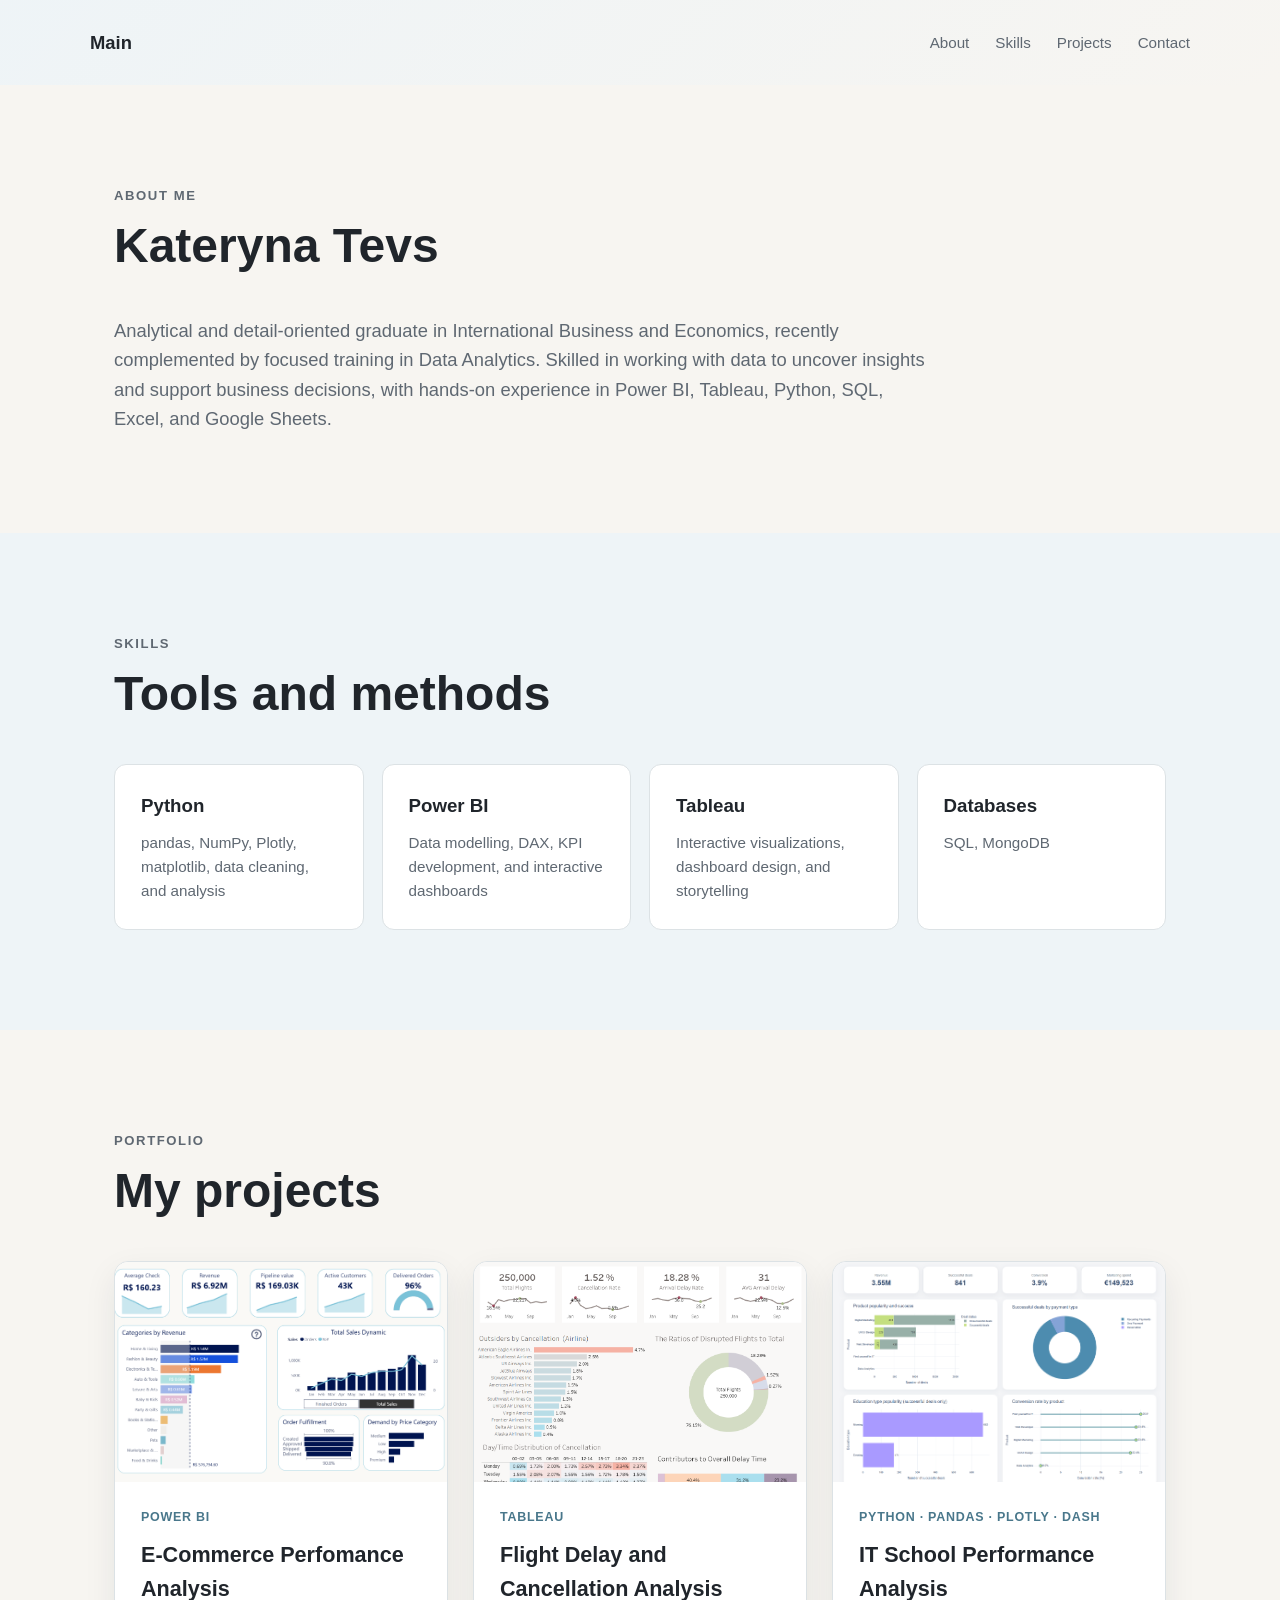
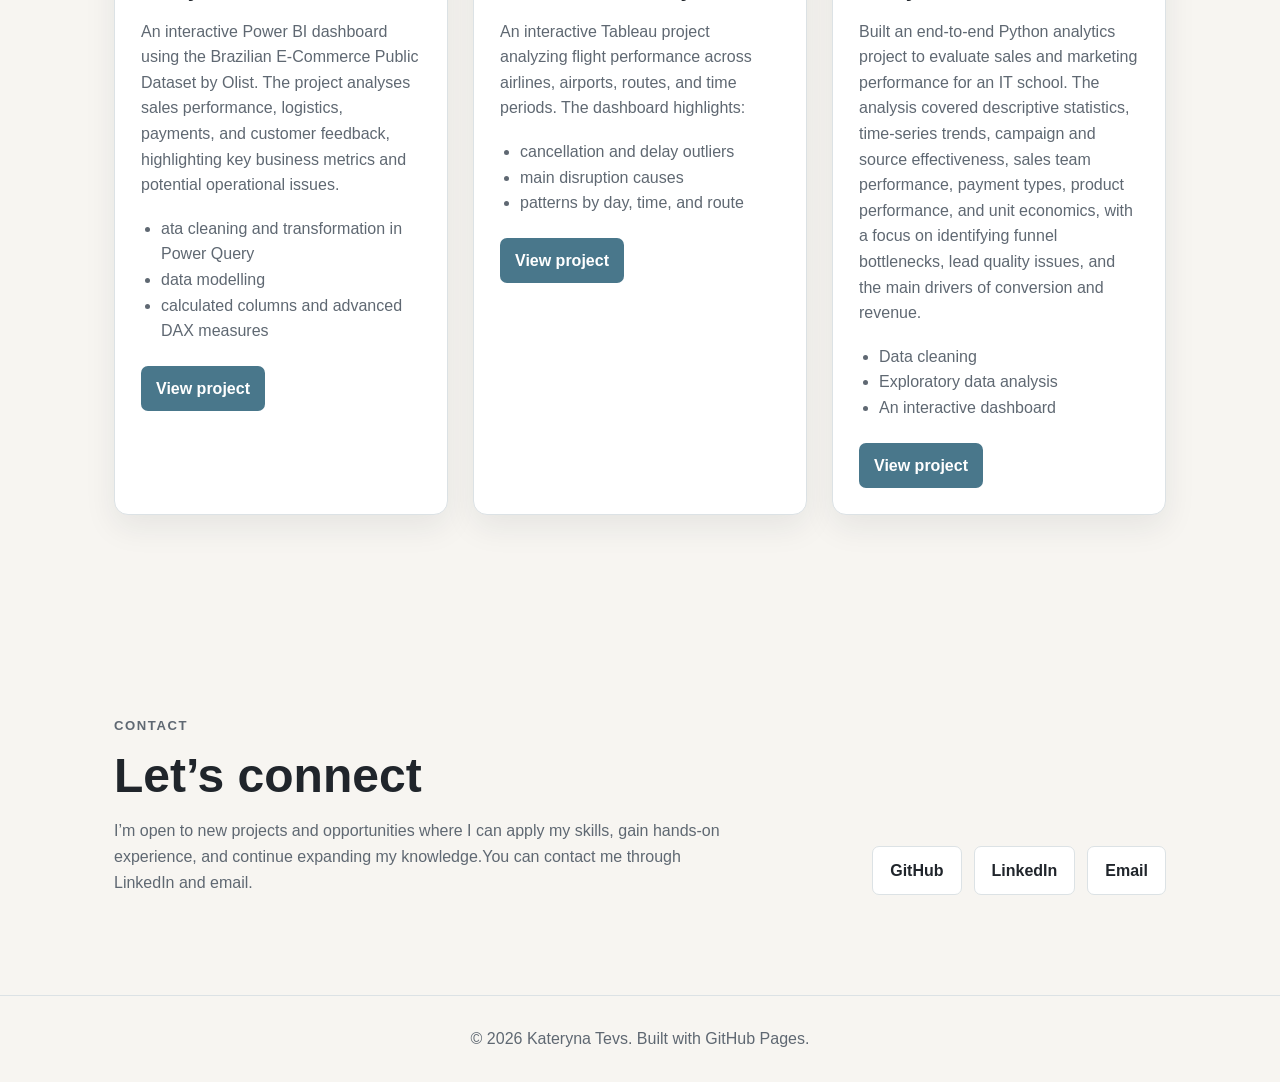
<file: index.html>
<!DOCTYPE html>
<html lang="en">
<head>
    <meta charset="UTF-8">

    <meta
        name="viewport"
        content="width=device-width, initial-scale=1.0"
    >

    <meta
        name="description"
        content="Data analyst portfolio featuring Python, Power BI, and Tableau projects."
    >

    <title>Kateryna Tevs | Data Analyst</title>

    <link rel="stylesheet" href="style.css">
</head>

<body>

    <header class="hero">
        <nav class="navigation">
            <a class="logo" href="#">Main</a>

            <div class="navigation-links">
                <a href="#about">About</a>
                <a href="#skills">Skills</a>
                <a href="#projects">Projects</a>
                <a href="#contact">Contact</a>
            </div>
        </nav>

    </header>

    <main>

        <section id="about" class="section">
            <div class="section-heading">
                <p class="eyebrow">About me</p>
                <h2>Kateryna Tevs</h2>
            </div>

            <p class="about-text">
              Analytical and detail-oriented graduate in International Business and Economics, recently complemented by focused training in Data Analytics. 
              Skilled in working with data to uncover insights and support business decisions, with hands-on experience in Power BI, Tableau, Python, SQL, Excel, and Google Sheets.
            </p>
        </section>

        <section id="skills" class="section alternate-section">
            <div class="section-heading">
                <p class="eyebrow">Skills</p>
                <h2>Tools and methods</h2>
            </div>

            <div class="skills-grid">
                <div class="skill-card">
                    <h3>Python</h3>
                    <p>
                        pandas, NumPy, Plotly, matplotlib,
                        data cleaning, and analysis
                    </p>
                </div>

                <div class="skill-card">
                    <h3>Power BI</h3>
                    <p>
                        Data modelling, DAX, KPI development,
                        and interactive dashboards
                    </p>
                </div>

                <div class="skill-card">
                    <h3>Tableau</h3>
                    <p>
                        Interactive visualizations,
                        dashboard design, and storytelling
                    </p>
                </div>

                <div class="skill-card">
                    <h3>Databases </h3>
                    <p>
                        SQL, MongoDB
                    </p>
                </div>
            </div>
        </section>

        <section id="projects" class="section">
            <div class="section-heading">
                <p class="eyebrow">Portfolio</p>
                <h2>My projects</h2>
            </div>

            <div class="projects-grid">

                <article class="project-card">
                    <img
                        class="project-image"
                        src="images/powerbi/powerbi_preview.png"
                        alt="Power BI dashboard overview"
                    >

                    <div class="project-content">
                        <p class="project-tools">
                            Power BI
                        </p>

                        <h3>E-Commerce Perfomance Analysis</h3>

                        <p>
                            An interactive Power BI dashboard using the Brazilian E-Commerce Public Dataset by Olist. 
                            The project analyses sales performance, logistics, payments, and customer feedback, highlighting key business metrics and potential operational issues. 
                        </p>

                        <ul>
                            <li>ata cleaning and transformation in Power Query</li>
                            <li>data modelling</li>
                            <li>calculated columns and advanced DAX measures</li>
                        </ul>
                        <a
                            class="project-button"
                            href="power-bi-project.html"
                        >
                            View project
                        </a>

                    </div>
                </article>

                <article class="project-card">
                    <img
                        class="project-image"
                        src="images/tableau/tableau_preview.png"
                        alt="Tableau dashboard overview"
                    >

                    <div class="project-content">
                        <p class="project-tools">
                            Tableau 
                        </p>

                        <h3>Flight Delay and Cancellation Analysis</h3>

                        <p>
                            An interactive Tableau project analyzing flight performance across airlines, airports, routes, and time periods. The dashboard highlights:
                        </p>

                        <ul>
                            <li>cancellation and delay outliers</li>
                            <li>main disruption causes</li>
                            <li>patterns by day, time, and route</li>
                        </ul>

                        <a
                            class="project-button"
                            href="tableau-project.html"
                        >
                            View project
                        </a>
                    </div>
                </article>

                <article class="project-card">
                    <img
                        class="project-image"
                        src="images/crm/python_preview.png"
                        alt="CRM dashboard overview"
                    >

                    <div class="project-content">
                        <p class="project-tools">
                            Python · pandas · Plotly · Dash
                        </p>

                        <h3>IT School Performance Analysis</h3>

                        <p>
                           Built an end-to-end Python analytics project to evaluate sales and marketing performance for an IT school. 
                           The analysis covered descriptive statistics, time-series trends, campaign and source effectiveness, sales team performance, payment types, product performance, and unit economics, 
                           with a focus on identifying funnel bottlenecks, lead quality issues, and the main drivers of conversion and revenue.
                        </p>

                        <ul>
                            <li>Data cleaning</li>
                            <li>Exploratory data analysis</li>
                            <li> An interactive dashboard</li>
                        </ul>

                        <a
                            class="project-button"
                            href="crm-project.html"
                        >
                            View project
                        </a>
                    </div>
                </article>

            </div>
        </section>

        <section id="contact" class="section contact-section">
            <div>
                <p class="eyebrow">Contact</p>
                <h2>Let’s connect</h2>

                <p>
                    I’m open to new projects and opportunities where I can apply my skills, gain hands-on experience, and continue expanding my knowledge.You can contact
                    me through LinkedIn and email.
                </p>
            </div>

            <div class="contact-links">
                <a
                    href="https://github.com/katetevs"
                    target="_blank"
                    rel="noopener noreferrer"
                >
                    GitHub
                </a>

                <a
                    href="www.linkedin.com/in/kateryna-tevs-664054401"
                    target="_blank"
                    rel="noopener noreferrer"
                >
                    LinkedIn
                </a>

                <a href="mailto:tkate.studium@gmail.com">
                    Email
                </a>
            </div>
        </section>

    </main>

    <footer>
        <p>
            © 2026 Kateryna Tevs. Built with GitHub Pages.
        </p>
    </footer>

</body>
</html>
</file>
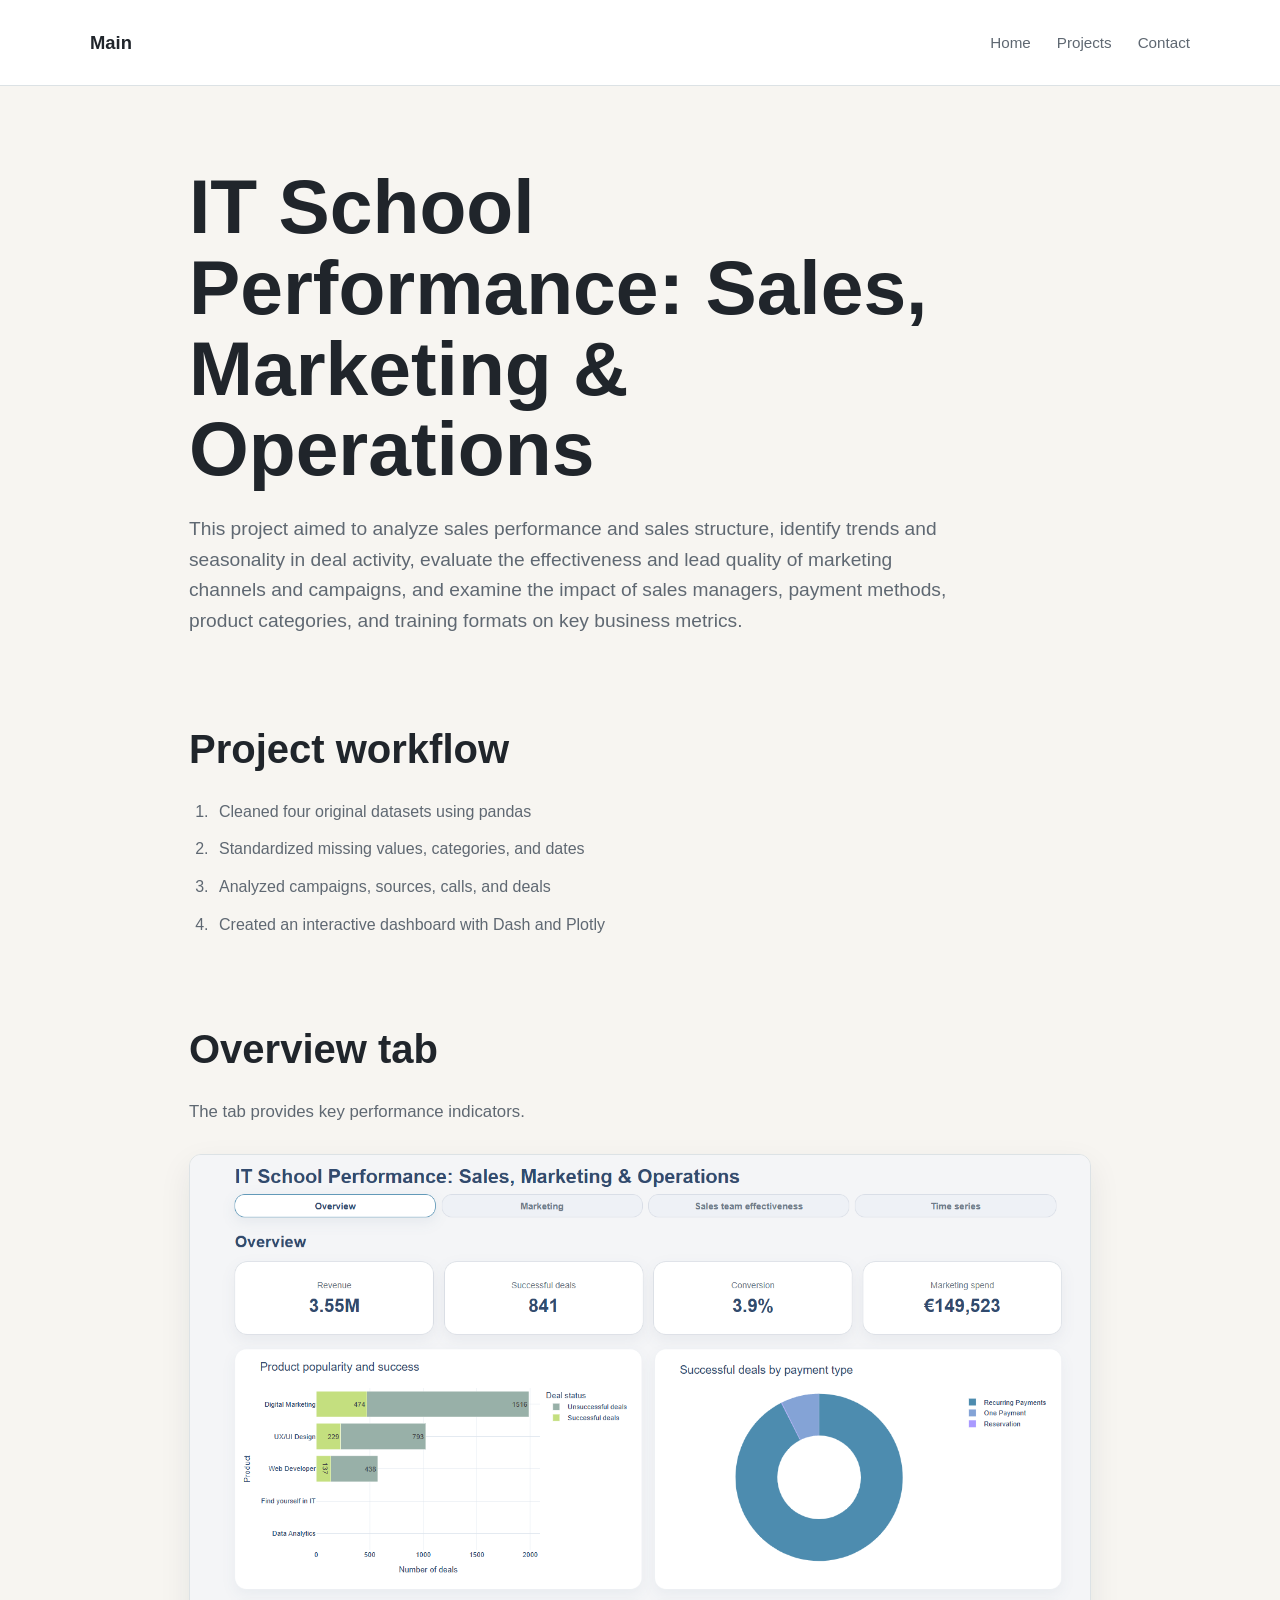
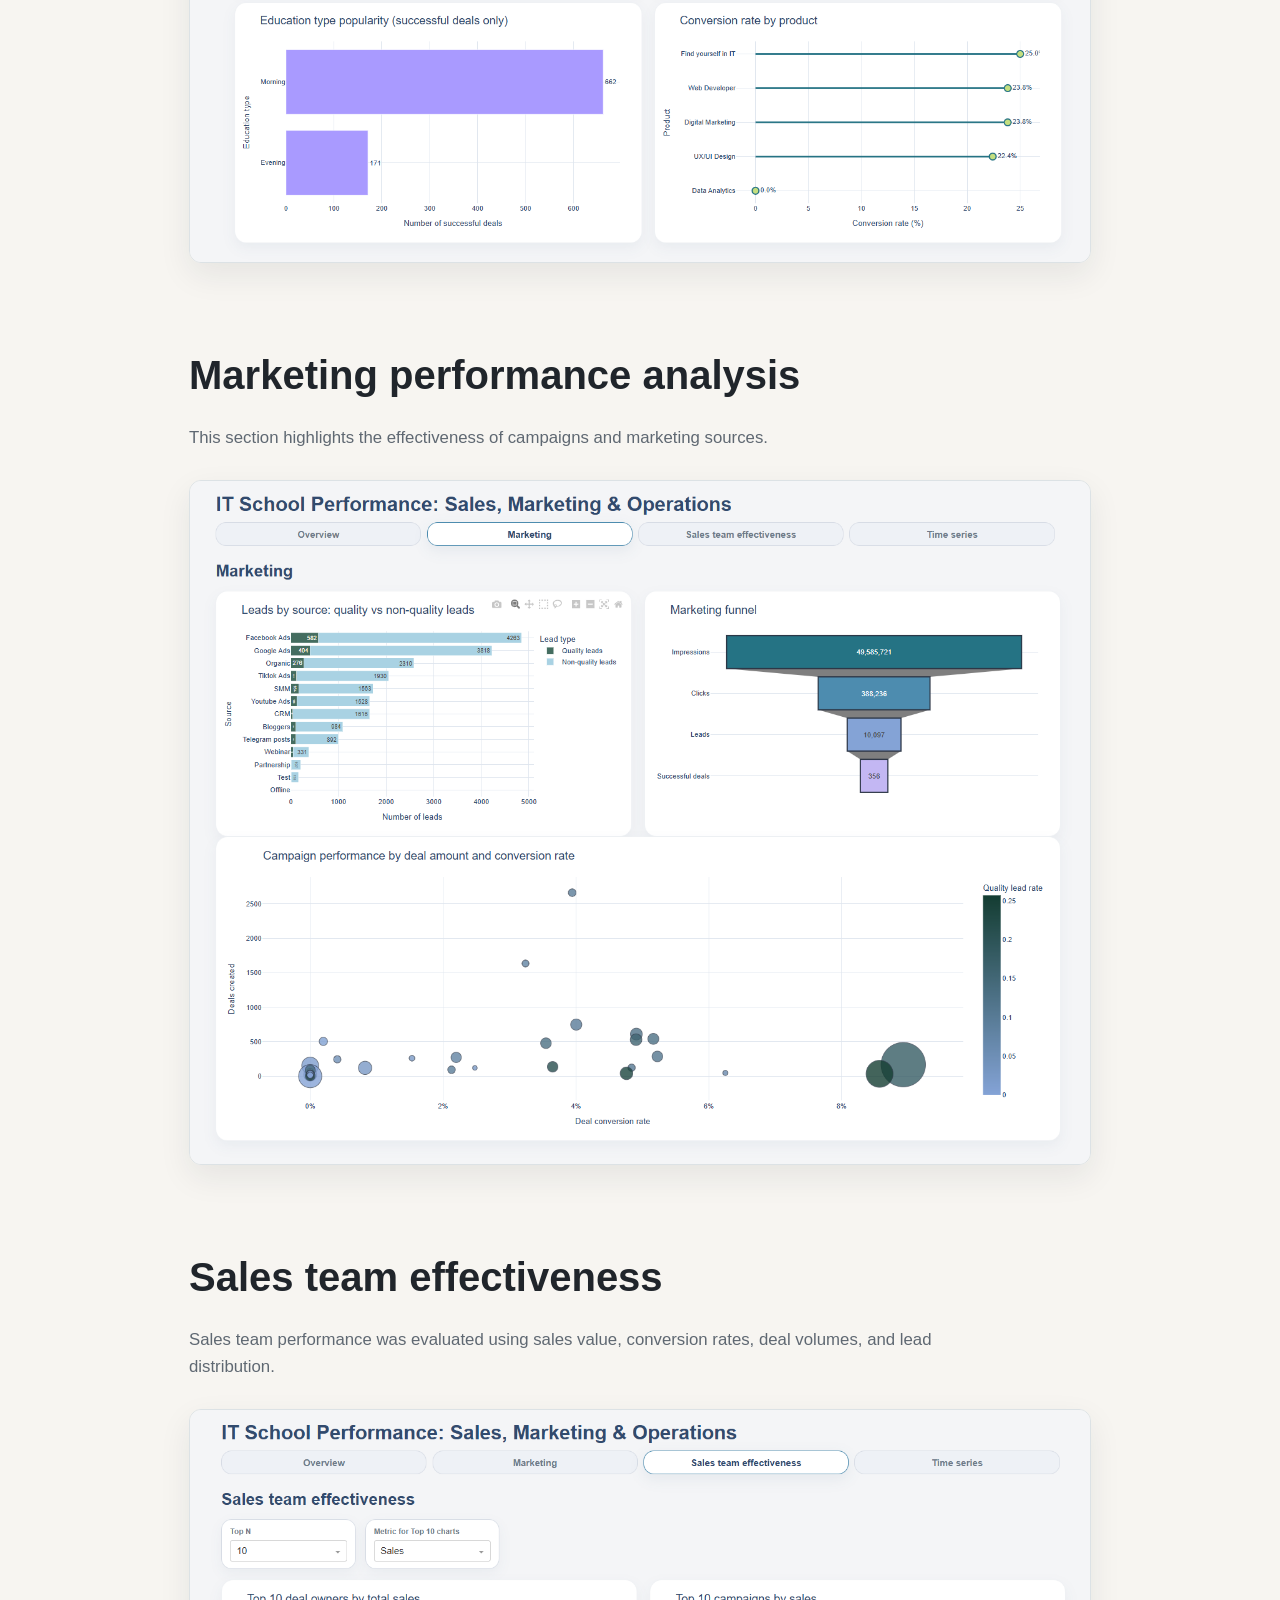
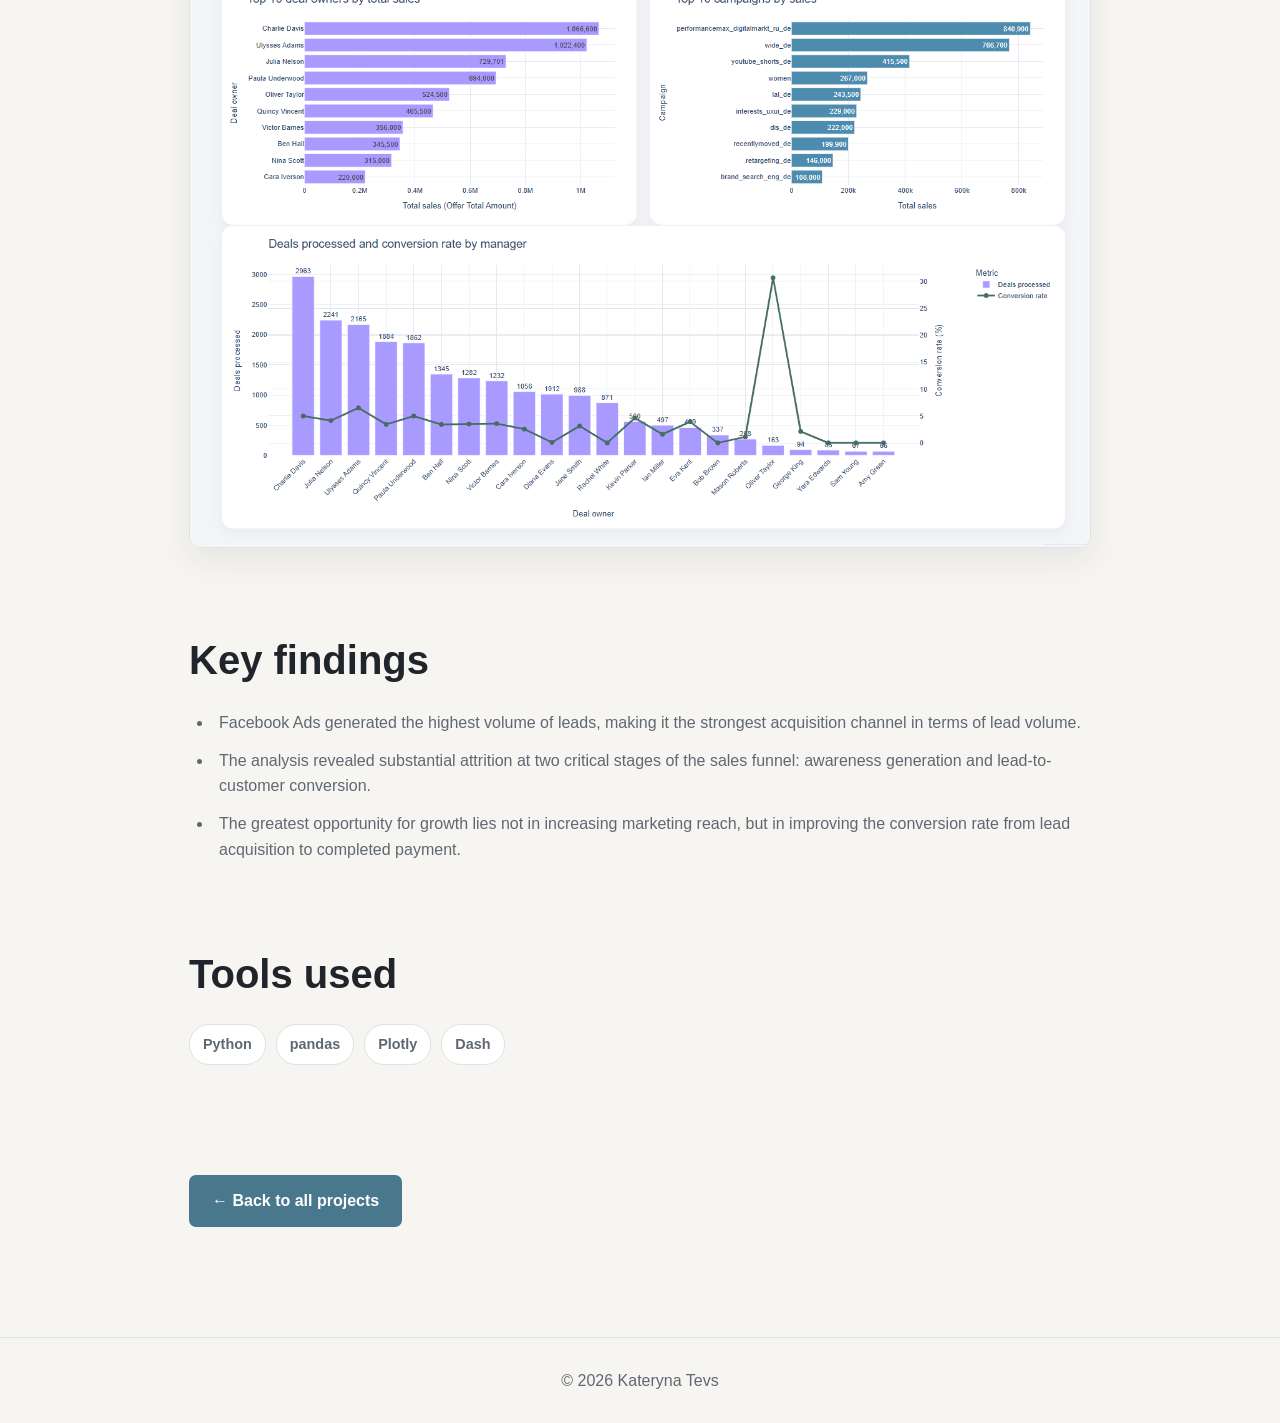
<file: crm-project.html>
<!DOCTYPE html>
<html lang="en">
<head>
    <meta charset="UTF-8">

    <meta
        name="viewport"
        content="width=device-width, initial-scale=1.0"
    >

    <title>IT School Performance: Sales, Marketing & Operations</title>

    <link rel="stylesheet" href="style.css">
</head>

<body>

    <header class="project-header">
        <nav class="navigation">
            <a class="logo" href="index.html">
                Main
            </a>

            <div class="navigation-links">
                <a href="index.html">Home</a>
                <a href="index.html#projects">Projects</a>
                <a href="index.html#contact">Contact</a>
            </div>
        </nav>
    </header>

    <main class="project-page">

        <section class="project-introduction">
            <h1>IT School Performance: Sales, Marketing & Operations</h1>

            <p class="project-summary">
                This project aimed to analyze sales performance and sales structure, identify trends and seasonality in deal activity,
                evaluate the effectiveness and lead quality of marketing channels and campaigns, and examine the impact of sales managers, 
                payment methods, product categories, and training formats on key business metrics.
            </p>
        </section>

        <section class="project-section">
            <h2>Project workflow</h2>

            <ol class="workflow-list">
                <li>
                    Cleaned four original datasets using pandas
                </li>

                <li>
                    Standardized missing values, categories, and dates
                </li>

                <li>
                    Analyzed campaigns, sources, calls, and deals
                </li>

                <li>
                    Created an interactive dashboard with Dash and Plotly
                </li>
            </ol>
        </section>

        <section class="project-section">
            <h2>Overview tab</h2>

            <p>
                The tab provides key performance indicators.
            </p>

            <a
                class="screenshot-link"
                href="images/crm/overview.png"
                target="_blank"
            >
                <img
                    class="project-screenshot"
                    src="images/crm/overview.png"
                    alt="CRM dashboard overview"
                >
            </a>
        </section>

        <section class="project-section">
            <h2>Marketing performance analysis</h2>

            <p>
                This section highlights the effectiveness of campaigns and marketing sources.
            </p>

            <a
                class="screenshot-link"
                href="images/crm/marketing.png"
                target="_blank"
            >
                <img
                    class="project-screenshot"
                    src="images/crm/marketing.png"
                    alt="CRM campaign analysis dashboard"
                >
            </a>
        </section>

        <section class="project-section">
            <h2>Sales team effectiveness</h2>

            <p>
                Sales team performance was evaluated using sales value,
                conversion rates, deal volumes, and lead distribution.
            </p>

            <a
                class="screenshot-link"
                href="images/crm/sales.png"
                target="_blank"
            >
                <img
                    class="project-screenshot"
                    src="images/crm/sales.png"
                    alt="Sales-owner performance analysis"
                >
            </a>
        </section>

        <section class="project-section">
            <h2>Key findings</h2>

            <ul class="findings-list">
                <li>
                    Facebook Ads generated the highest volume of leads, making it the strongest acquisition channel in terms of lead volume.
                </li>

                <li>
                    The analysis revealed substantial attrition at two critical stages of the sales funnel: awareness generation and lead-to-customer conversion.
                </li>

                <li>
                    The greatest opportunity for growth lies not in increasing marketing reach, but in improving the conversion rate from lead acquisition to completed payment.
                </li>
            </ul>
        </section>

        <section class="project-section">
            <h2>Tools used</h2>

            <div class="project-tags">
                <span>Python</span>
                <span>pandas</span>
                <span>Plotly</span>
                <span>Dash</span>
            </div>
        </section>

        <section class="project-navigation">
            <a class="primary-button" href="index.html#projects">
                ← Back to all projects
            </a>
        </section>

    </main>

    <footer>
        <p>
            © 2026 Kateryna Tevs
        </p>
    </footer>

</body>
</html>
</file>
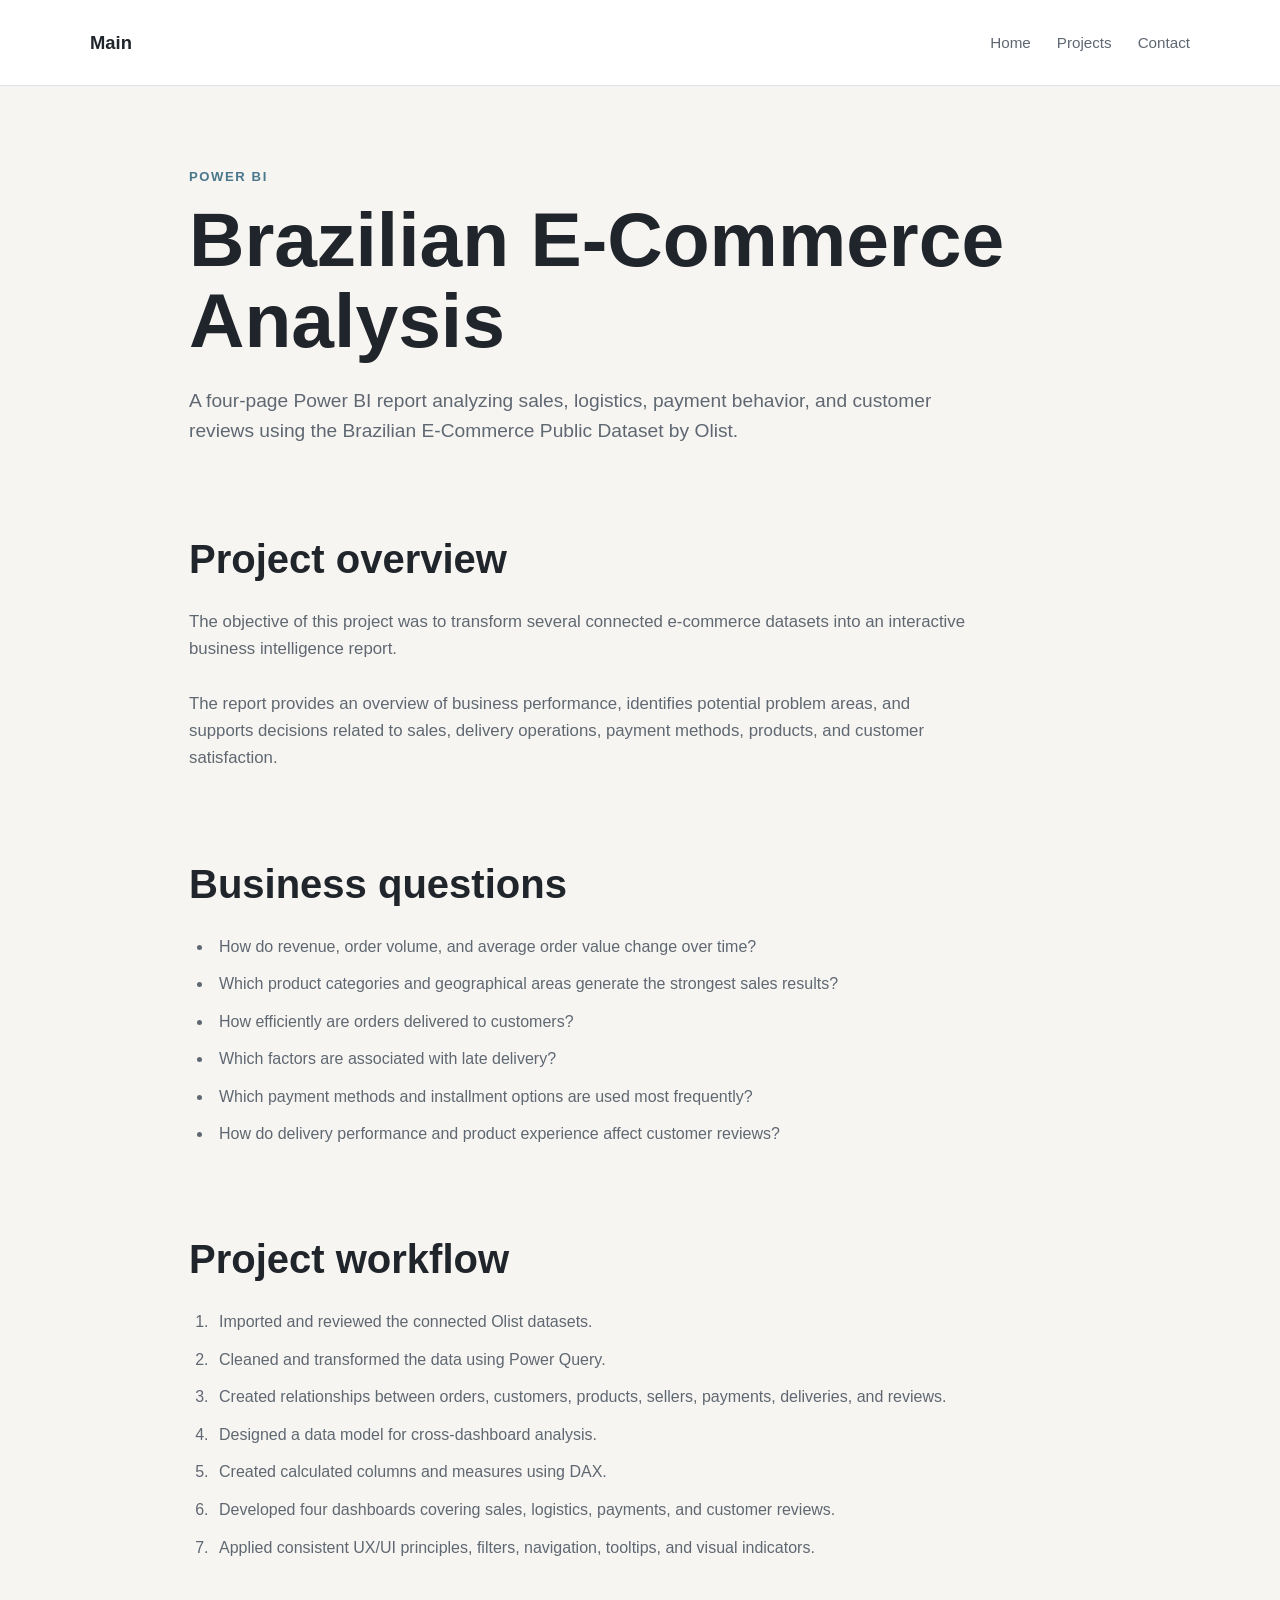
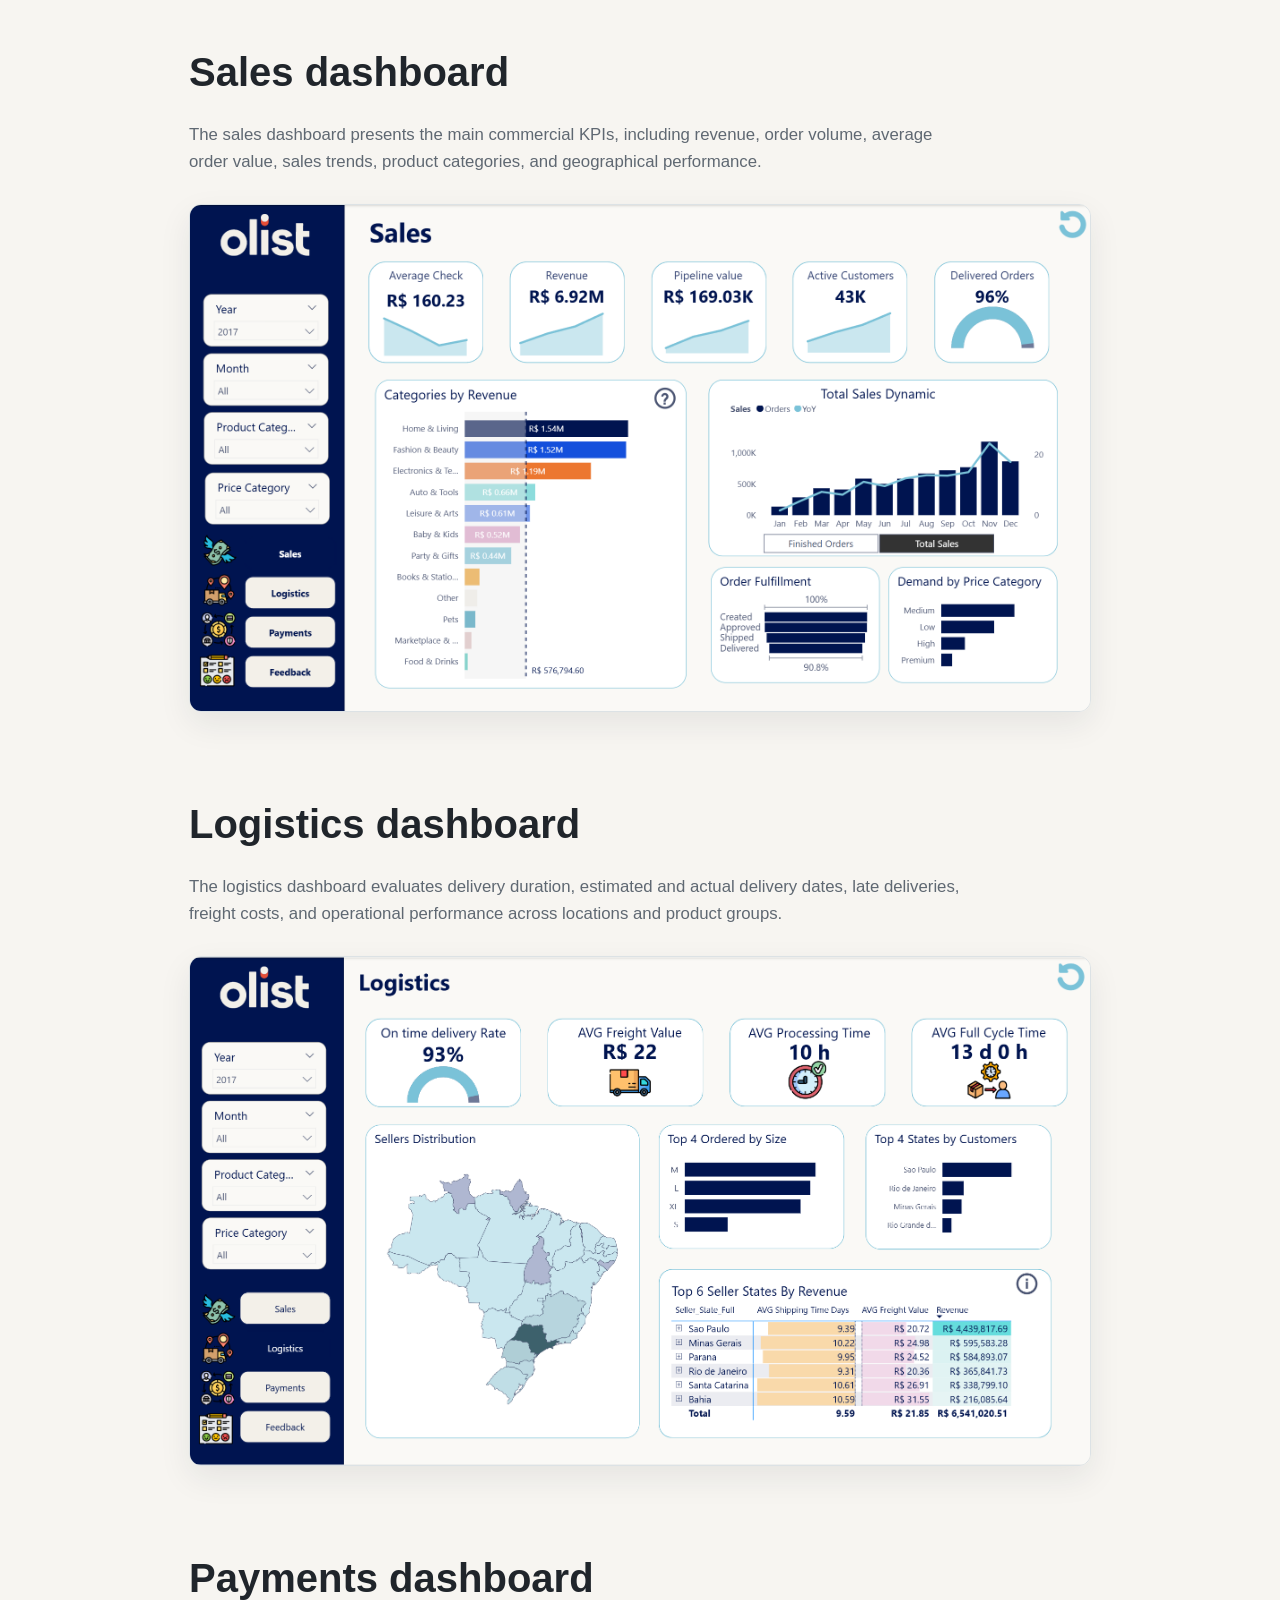
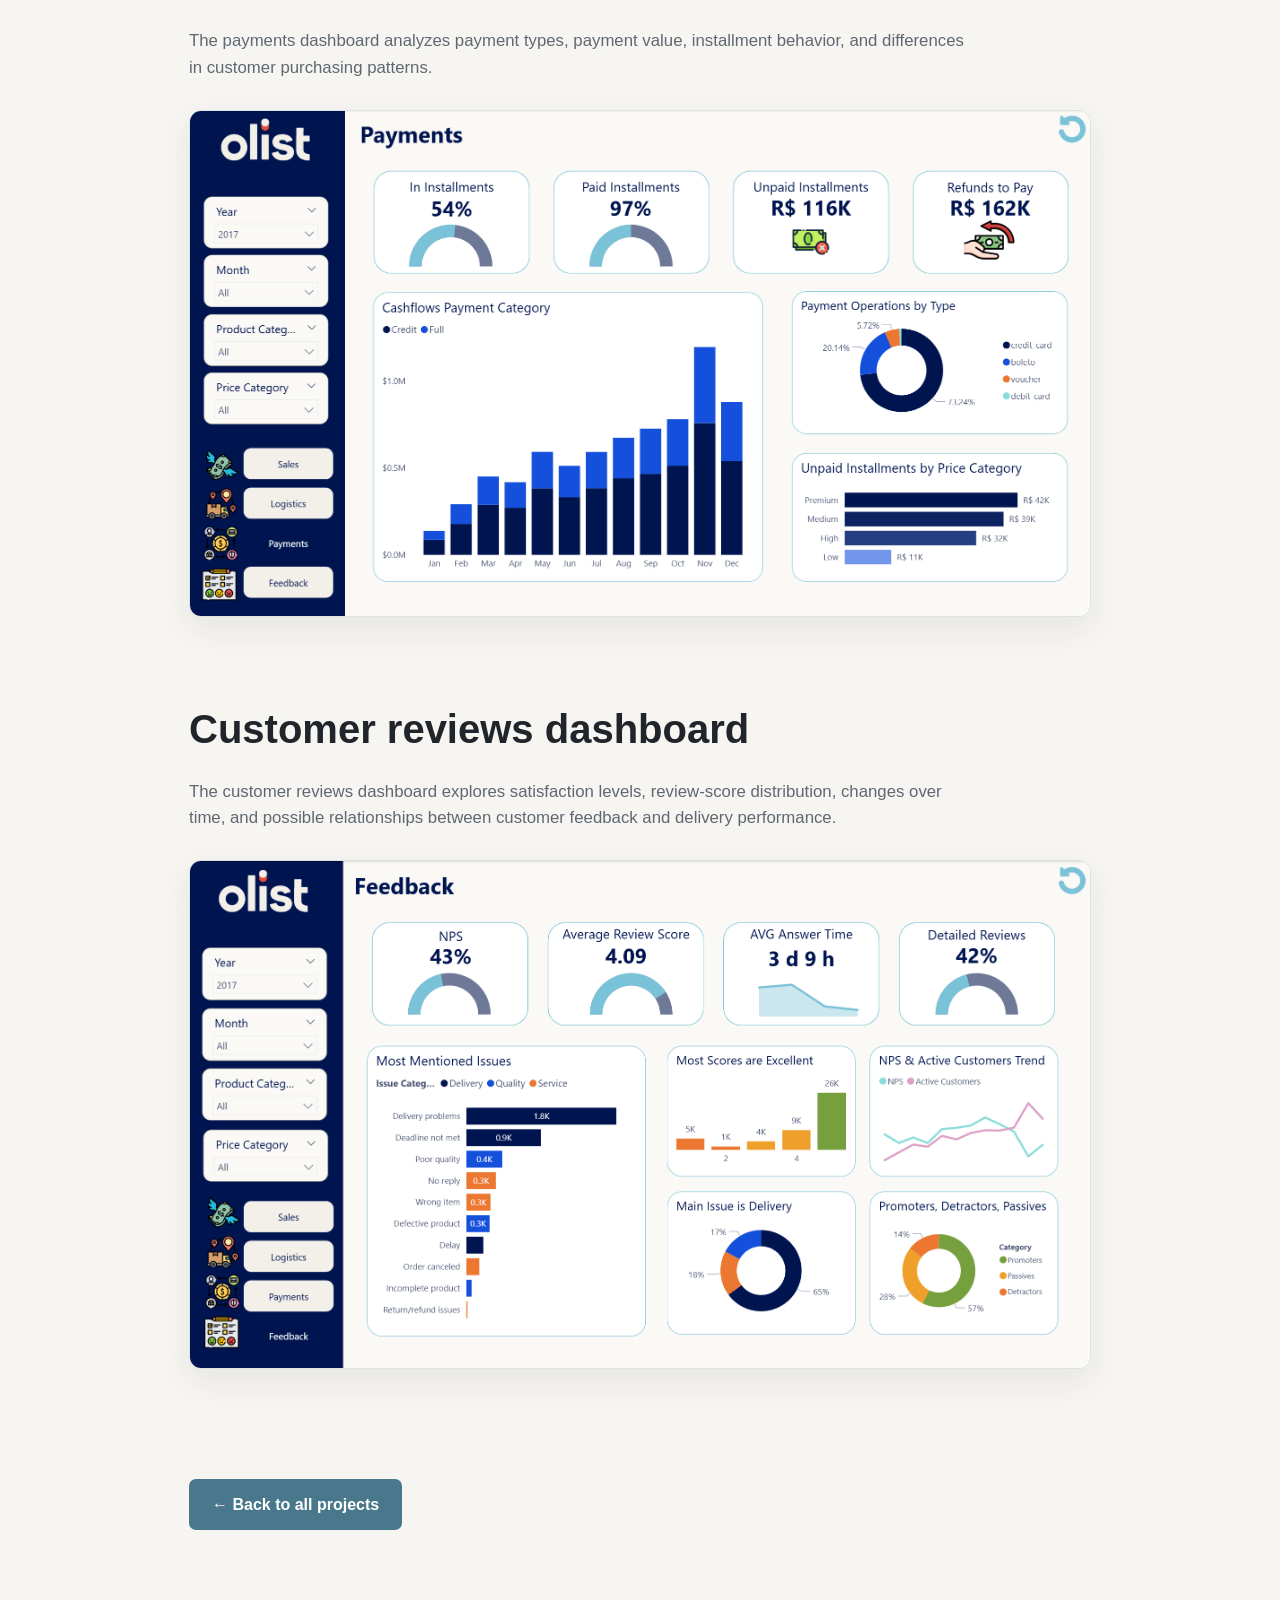
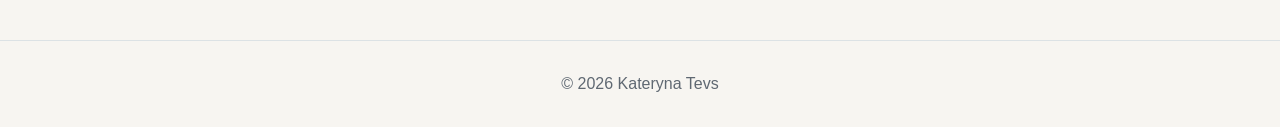
<file: power-bi-project.html>
<!DOCTYPE html>
<html lang="en">

<head>
    <meta charset="UTF-8">

    <meta
        name="viewport"
        content="width=device-width, initial-scale=1.0"
    >

    <meta
        name="description"
        content="Analysis of sales, logistics, payments, and customer reviews in Brazilian e-commerce."
    >

    <title>
        Brazilian E-Commerce Analysis 
    </title>

    <link rel="stylesheet" href="style.css">
</head>

<body>

    <header class="project-header">

        <nav class="navigation">

            <a class="logo" href="index.html">
                Main
            </a>

            <div class="navigation-links">

                <a href="index.html">
                    Home
                </a>

                <a href="index.html#projects">
                    Projects
                </a>

                <a href="index.html#contact">
                    Contact
                </a>

            </div>

        </nav>

    </header>

    <main class="project-page">

        <section class="project-introduction">

            <p class="eyebrow">
                Power BI 
            </p>

            <h1>
                Brazilian E-Commerce Analysis
            </h1>

            <p class="project-summary">
                A four-page Power BI report analyzing sales, logistics,
                payment behavior, and customer reviews using the Brazilian
                E-Commerce Public Dataset by Olist.
            </p>

        </section>

        <section class="project-section">

            <h2>
                Project overview
            </h2>

            <p>
                The objective of this project was to transform several
                connected e-commerce datasets into an interactive business
                intelligence report.
            </p>

            <p>
                The report provides an overview of business performance,
                identifies potential problem areas, and supports decisions
                related to sales, delivery operations, payment methods,
                products, and customer satisfaction.
            </p>

        </section>

        <section class="project-section">

            <h2>
                Business questions
            </h2>

            <ul class="findings-list">

                <li>
                    How do revenue, order volume, and average order value
                    change over time?
                </li>

                <li>
                    Which product categories and geographical areas generate
                    the strongest sales results?
                </li>

                <li>
                    How efficiently are orders delivered to customers?
                </li>

                <li>
                    Which factors are associated with late delivery?
                </li>

                <li>
                    Which payment methods and installment options are used
                    most frequently?
                </li>

                <li>
                    How do delivery performance and product experience affect
                    customer reviews?
                </li>

            </ul>

        </section>

        <section class="project-section">

            <h2>
                Project workflow
            </h2>

            <ol class="workflow-list">

                <li>
                    Imported and reviewed the connected Olist datasets.
                </li>

                <li>
                    Cleaned and transformed the data using Power Query.
                </li>

                <li>
                    Created relationships between orders, customers,
                    products, sellers, payments, deliveries, and reviews.
                </li>

                <li>
                    Designed a data model for cross-dashboard analysis.
                </li>

                <li>
                    Created calculated columns and measures using DAX.
                </li>

                <li>
                    Developed four dashboards covering sales, logistics,
                    payments, and customer reviews.
                </li>

                <li>
                    Applied consistent UX/UI principles, filters, navigation,
                    tooltips, and visual indicators.
                </li>

            </ol>

        </section>

        <section class="project-section">

            <h2>
                Sales dashboard
            </h2>

            <p>
                The sales dashboard presents the main commercial KPIs,
                including revenue, order volume, average order value,
                sales trends, product categories, and geographical
                performance.
            </p>

            <a
                class="screenshot-link"
                href="images/powerbi/1powerbi.png"
                target="_blank"
                rel="noopener noreferrer"
            >

                <img
                    class="project-screenshot"
                    src="images/powerbi/1powerbi.png"
                    alt="Power BI Brazilian e-commerce sales dashboard"
                >

            </a>

        </section>

        <section class="project-section">

            <h2>
                Logistics dashboard
            </h2>

            <p>
                The logistics dashboard evaluates delivery duration,
                estimated and actual delivery dates, late deliveries,
                freight costs, and operational performance across
                locations and product groups.
            </p>

            <a
                class="screenshot-link"
                href="images/powerbi/2powerbi.png"
                target="_blank"
                rel="noopener noreferrer"
            >

                <img
                    class="project-screenshot"
                    src="images/powerbi/2powerbi.png"
                    alt="Power BI Brazilian e-commerce logistics dashboard"
                >

            </a>

        </section>

        <section class="project-section">

            <h2>
                Payments dashboard
            </h2>

            <p>
                The payments dashboard analyzes payment types, payment
                value, installment behavior, and differences in customer
                purchasing patterns.
            </p>

            <a
                class="screenshot-link"
                href="images/powerbi/3powerbi.png"
                target="_blank"
                rel="noopener noreferrer"
            >

                <img
                    class="project-screenshot"
                    src="images/powerbi/3powerbi.png"
                    alt="Power BI Brazilian e-commerce payments dashboard"
                >

            </a>

        </section>

        <section class="project-section">

            <h2>
                Customer reviews dashboard
            </h2>

            <p>
                The customer reviews dashboard explores satisfaction levels,
                review-score distribution, changes over time, and possible
                relationships between customer feedback and delivery
                performance.
            </p>

            <a
                class="screenshot-link"
                href="images/powerbi/4powerbi.png"
                target="_blank"
                rel="noopener noreferrer"
            >

                <img
                    class="project-screenshot"
                    src="images/powerbi/4powerbi.png"
                    alt="Power BI Brazilian e-commerce customer reviews dashboard"
                >

            </a>

        </section>

        <section class="project-navigation">

            <a
                class="primary-button"
                href="index.html#projects"
            >
                ← Back to all projects
            </a>

        </section>

    </main>

    <footer>

        <p>
            © 2026 Kateryna Tevs
        </p>

    </footer>

</body>

</html>
</file>
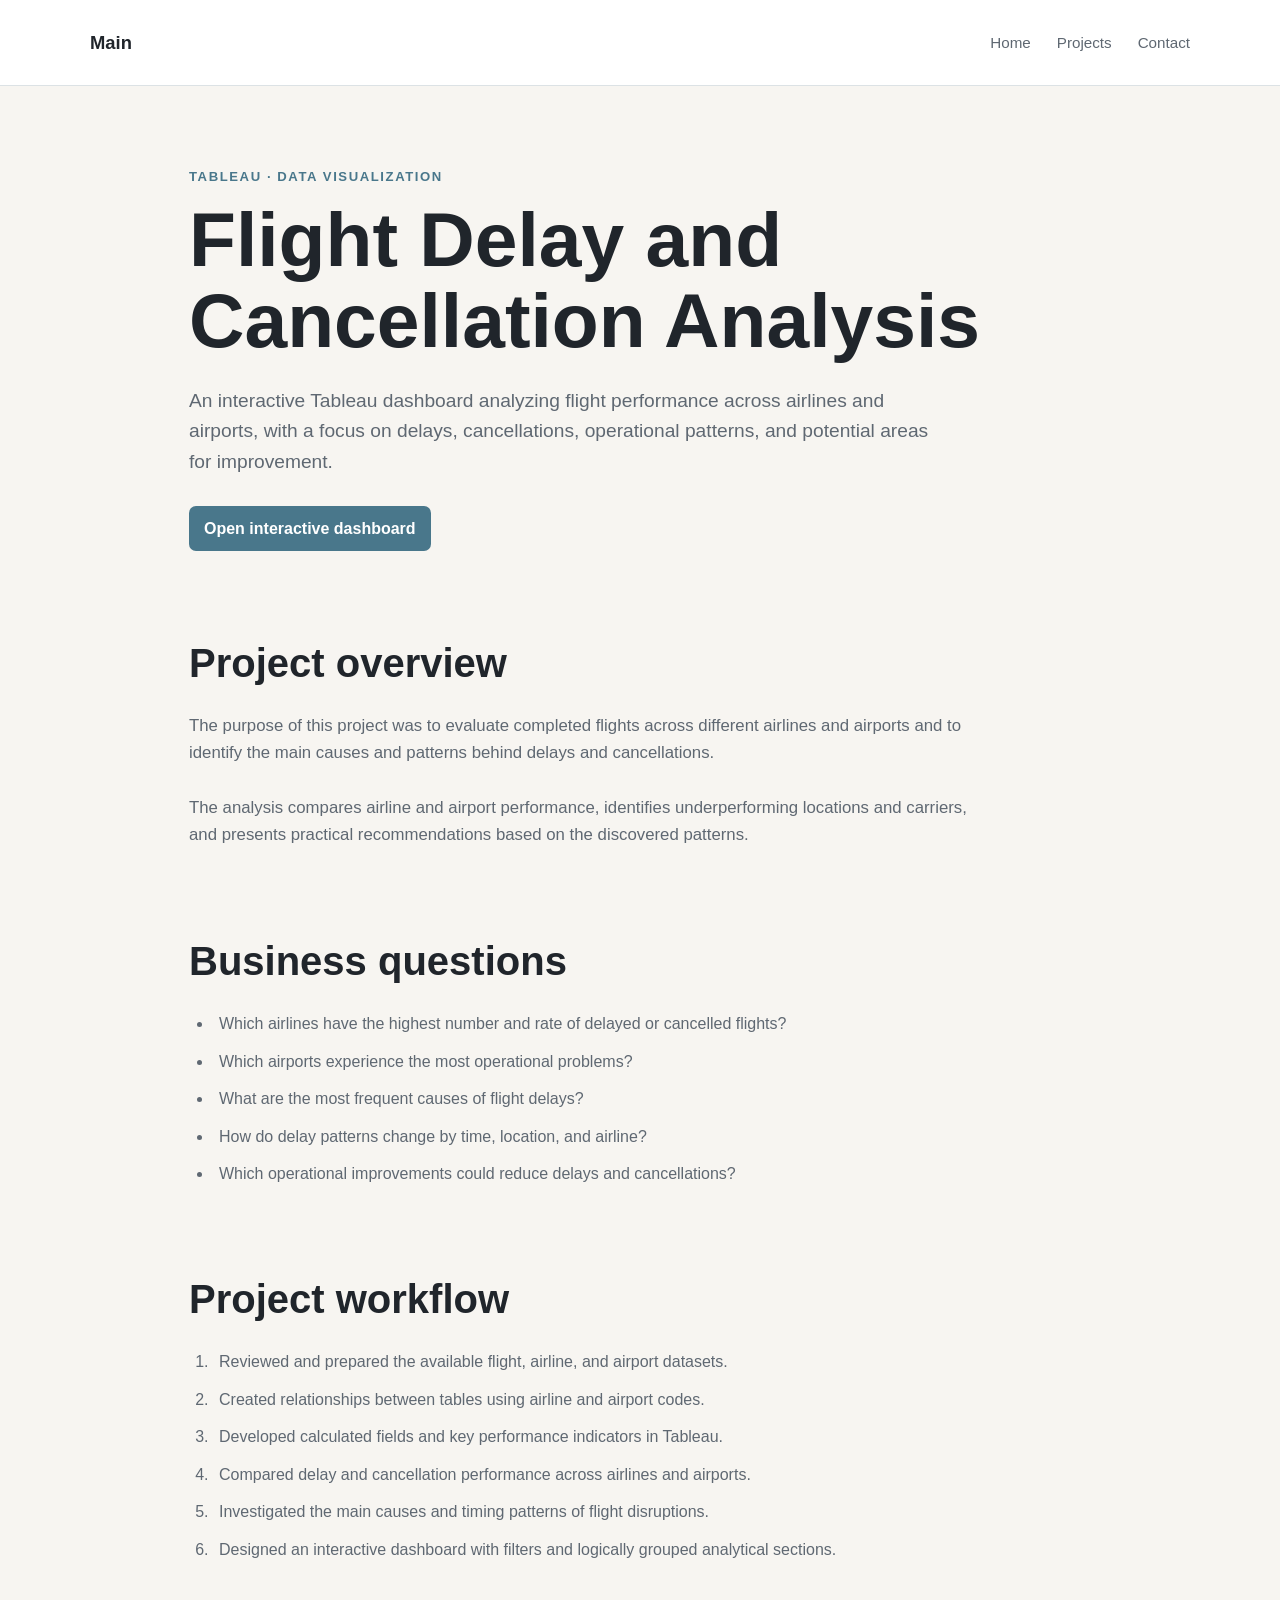
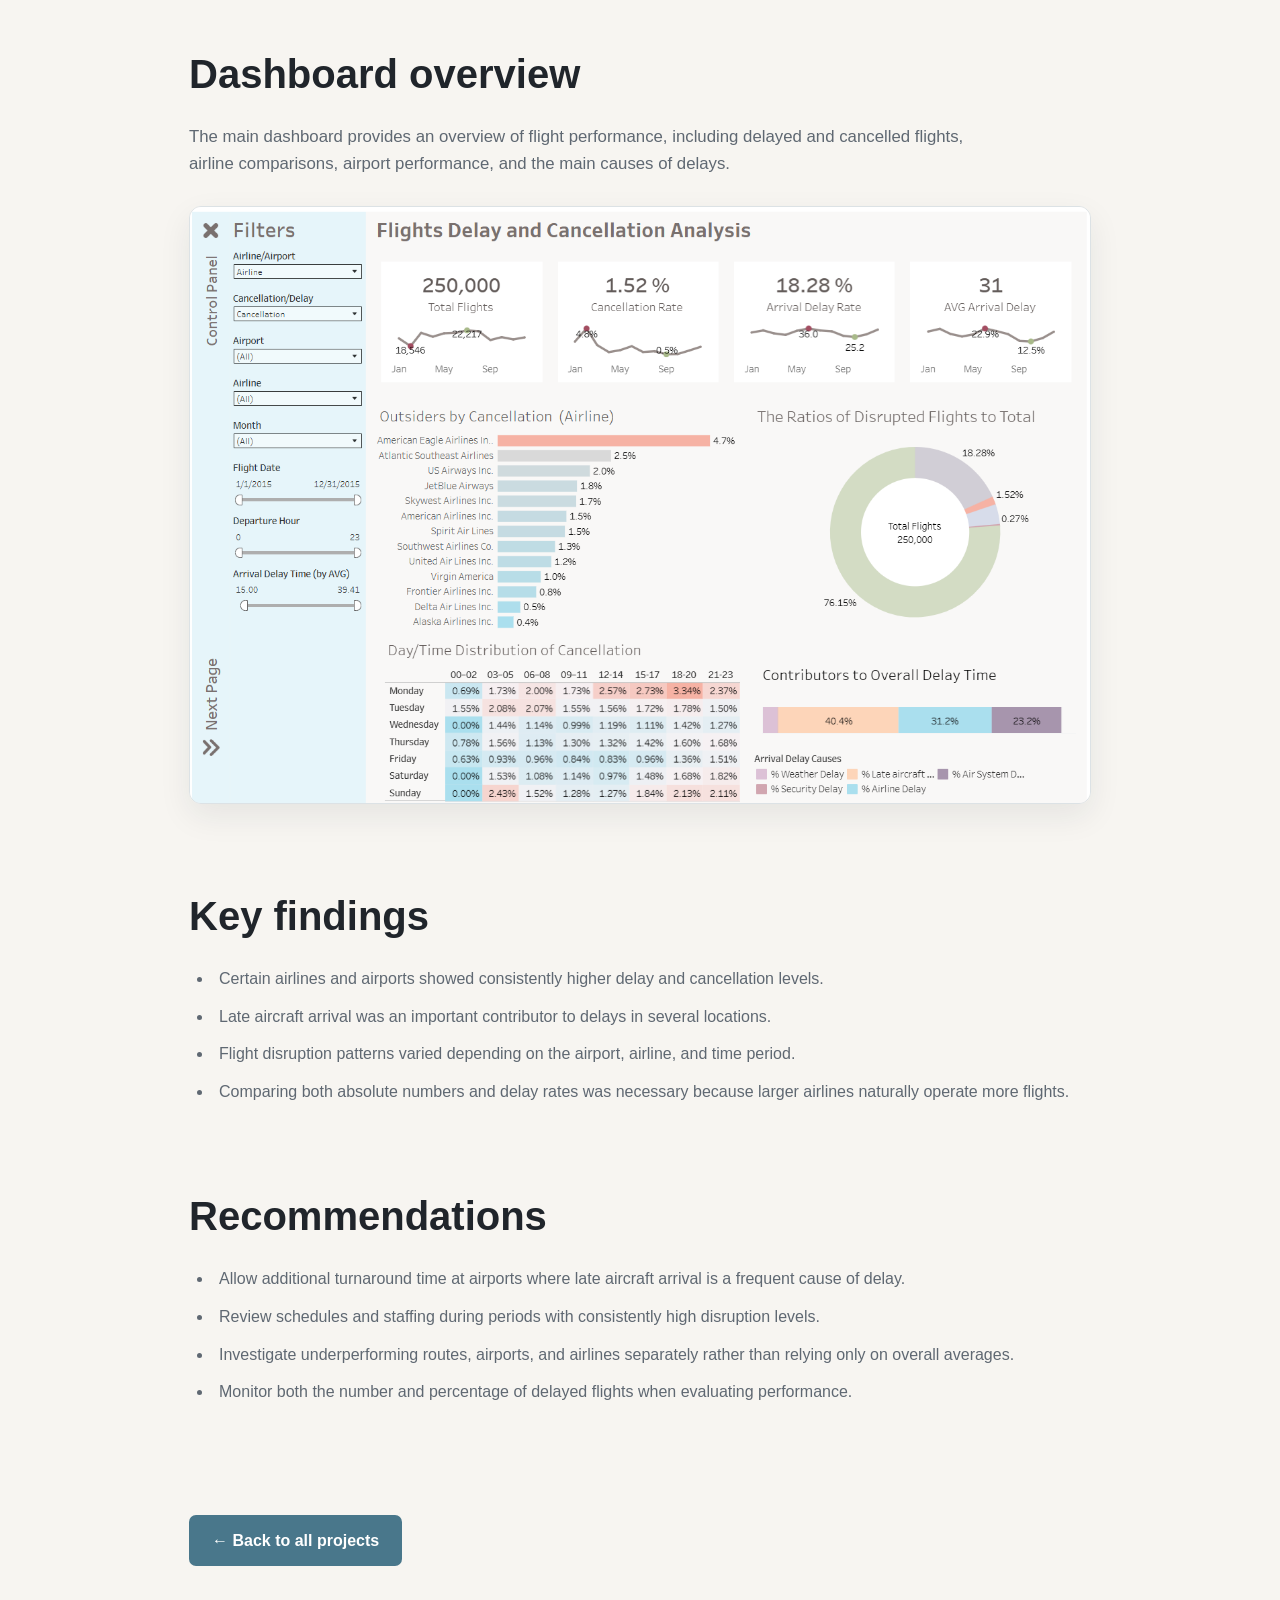
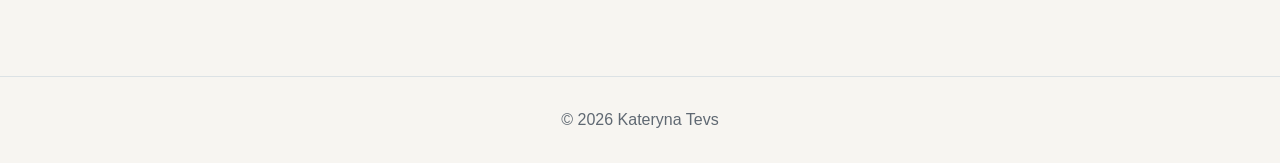
<file: tableau-project.html>
<!DOCTYPE html>
<html lang="en">

<head>
    <meta charset="UTF-8">

    <meta
        name="viewport"
        content="width=device-width, initial-scale=1.0"
    >

    <meta
        name="description"
        content="Tableau flight delay and cancellation analysis project."
    >

    <title>
        Flight Delay and Cancellation Analysis
    </title>

    <link rel="stylesheet" href="style.css">
</head>

<body>

    <header class="project-header">

        <nav class="navigation">

            <a class="logo" href="index.html">
                Main
            </a>

            <div class="navigation-links">

                <a href="index.html">
                    Home
                </a>

                <a href="index.html#projects">
                    Projects
                </a>

                <a href="index.html#contact">
                    Contact
                </a>

            </div>

        </nav>

    </header>

    <main class="project-page">

        <section class="project-introduction">

            <p class="eyebrow">
                Tableau · Data Visualization
            </p>

            <h1>
                Flight Delay and Cancellation Analysis
            </h1>

            <p class="project-summary">
                An interactive Tableau dashboard analyzing flight
                performance across airlines and airports, with a focus
                on delays, cancellations, operational patterns, and
                potential areas for improvement.
            </p>
            <div class="project-actions">

                <a
                    class="project-button"
                    href="https://public.tableau.com/views/Tableau_Project_open/MainDashboard?:language=en-US&:sid=&:redirect=auth&:display_count=n&:origin=viz_share_link"
                    target="_blank"
                    rel="noopener noreferrer"
                >
                    Open interactive dashboard
                </a>

</div>
        </section>

        <section class="project-section">

            <h2>
                Project overview
            </h2>

            <p>
                The purpose of this project was to evaluate completed
                flights across different airlines and airports and to
                identify the main causes and patterns behind delays and
                cancellations.
            </p>

            <p>
                The analysis compares airline and airport performance,
                identifies underperforming locations and carriers, and
                presents practical recommendations based on the
                discovered patterns.
            </p>

        </section>

        <section class="project-section">

            <h2>
                Business questions
            </h2>

            <ul class="findings-list">

                <li>
                    Which airlines have the highest number and rate of
                    delayed or cancelled flights?
                </li>

                <li>
                    Which airports experience the most operational
                    problems?
                </li>

                <li>
                    What are the most frequent causes of flight delays?
                </li>

                <li>
                    How do delay patterns change by time, location, and
                    airline?
                </li>

                <li>
                    Which operational improvements could reduce delays
                    and cancellations?
                </li>

            </ul>

        </section>

        <section class="project-section">

            <h2>
                Project workflow
            </h2>

            <ol class="workflow-list">

                <li>
                    Reviewed and prepared the available flight,
                    airline, and airport datasets.
                </li>

                <li>
                    Created relationships between tables using airline
                    and airport codes.
                </li>

                <li>
                    Developed calculated fields and key performance
                    indicators in Tableau.
                </li>

                <li>
                    Compared delay and cancellation performance across
                    airlines and airports.
                </li>

                <li>
                    Investigated the main causes and timing patterns of
                    flight disruptions.
                </li>

                <li>
                    Designed an interactive dashboard with filters and
                    logically grouped analytical sections.
                </li>

            </ol>

        </section>

        <section class="project-section">

            <h2>
                Dashboard overview
            </h2>

            <p>
                The main dashboard provides an overview of flight
                performance, including delayed and cancelled flights,
                airline comparisons, airport performance, and the main
                causes of delays.
            </p>

            <a
                class="screenshot-link"
                href="images/tableau/tableau.png"
                target="_blank"
                rel="noopener noreferrer"
            >

                <img
                    class="project-screenshot"
                    src="images/tableau/tableau.png"
                    alt="Tableau flight delay dashboard overview"
                >

            </a>

        </section>

        <section class="project-section">

            <h2>
                Key findings
            </h2>

            <ul class="findings-list">

                <li>
                    Certain airlines and airports showed consistently
                    higher delay and cancellation levels.
                </li>

                <li>
                    Late aircraft arrival was an important contributor
                    to delays in several locations.
                </li>

                <li>
                    Flight disruption patterns varied depending on the
                    airport, airline, and time period.
                </li>

                <li>
                    Comparing both absolute numbers and delay rates was
                    necessary because larger airlines naturally operate
                    more flights.
                </li>

            </ul>

        </section>

        <section class="project-section">

            <h2>
                Recommendations
            </h2>

            <ul class="findings-list">

                <li>
                    Allow additional turnaround time at airports where
                    late aircraft arrival is a frequent cause of delay.
                </li>

                <li>
                    Review schedules and staffing during periods with
                    consistently high disruption levels.
                </li>

                <li>
                    Investigate underperforming routes, airports, and
                    airlines separately rather than relying only on
                    overall averages.
                </li>

                <li>
                    Monitor both the number and percentage of delayed
                    flights when evaluating performance.
                </li>

            </ul>

        </section>

        <section class="project-navigation">

            <a
                class="primary-button"
                href="index.html#projects"
            >
                ← Back to all projects
            </a>

        </section>

    </main>

    <footer>

        <p>
            © 2026 Kateryna Tevs
        </p>

    </footer>

</body>

</html>
</file>
<file: style.css>
:root {
    --background: #f7f5f1;
    --surface: #ffffff;
    --alternate: #eef4f7;
    --text: #20252b;
    --muted: #5f6872;
    --accent: #49778b;
    --accent-dark: #315a6c;
    --border: #dce2e5;
    --shadow: 0 12px 32px rgba(30, 42, 50, 0.08);
    --max-width: 1100px;
}

/* General reset */

* {
    box-sizing: border-box;
    margin: 0;
    padding: 0;
}

html {
    scroll-behavior: smooth;
}

body {
    background: var(--background);
    color: var(--text);
    font-family: Arial, Helvetica, sans-serif;
    line-height: 1.6;
}

a {
    color: inherit;
    text-decoration: none;
}

img {
    max-width: 100%;
}

/* Navigation */

.navigation {
    display: flex;
    align-items: center;
    justify-content: space-between;
    max-width: var(--max-width);
    margin: 0 auto;
    padding: 28px 0;
}

.logo {
    font-size: 1.15rem;
    font-weight: 700;
}

.navigation-links {
    display: flex;
    gap: 26px;
}

.navigation-links a {
    color: var(--muted);
    font-size: 0.95rem;
}

.navigation-links a:hover {
    color: var(--accent);
}

/* Homepage hero */

.hero {
    padding: 0 24px;
    background:
        linear-gradient(
            135deg,
            rgba(238, 244, 247, 0.98),
            rgba(247, 245, 241, 0.96)
        );
}

.hero-content {
    max-width: 780px;
    margin: 100px auto 0;
    text-align: center;
}

.eyebrow {
    margin-bottom: 12px;
    color: var(--accent);
    font-size: 0.82rem;
    font-weight: 700;
    letter-spacing: 0.12em;
    text-transform: uppercase;
}

h1 {
    max-width: 760px;
    margin: 0 auto;
    font-size: clamp(2.6rem, 7vw, 5rem);
    line-height: 1.05;
}

.hero-description {
    max-width: 650px;
    margin: 28px auto;
    color: var(--muted);
    font-size: 1.15rem;
}

/* Buttons */

.primary-button,
.project-button {
    display: inline-block;
    border-radius: 7px;
    background: var(--accent);
    color: white;
    font-weight: 700;
    transition:
        background 0.2s ease,
        transform 0.2s ease;
}

.primary-button {
    margin-top: 10px;
    padding: 13px 23px;
}

.project-button {
    padding: 10px 15px;
}

.primary-button:hover,
.project-button:hover {
    background: var(--accent-dark);
    transform: translateY(-1px);
}

/* Main sections */

.section {
    max-width: var(--max-width);
    margin: 0 auto;
    padding: 100px 24px;
}

.alternate-section {
    max-width: none;
    padding-right: max(
        24px,
        calc((100% - var(--max-width)) / 2 + 24px)
    );
    padding-left: max(
        24px,
        calc((100% - var(--max-width)) / 2 + 24px)
    );
    background: var(--alternate);
}

.section-heading {
    max-width: 680px;
    margin-bottom: 42px;
}

.section-heading h2,
.contact-section h2 {
    margin-bottom: 15px;
    font-size: clamp(2rem, 4vw, 3rem);
    line-height: 1.15;
}

.section-heading p,
.about-text,
.contact-section p {
    color: var(--muted);
}

.about-text {
    max-width: 820px;
    font-size: 1.15rem;
}

/* Skills */

.skills-grid {
    display: grid;
    grid-template-columns: repeat(4, 1fr);
    gap: 18px;
}

.skill-card {
    padding: 26px;
    border: 1px solid var(--border);
    border-radius: 12px;
    background: var(--surface);
}

.skill-card h3 {
    margin-bottom: 10px;
}

.skill-card p {
    color: var(--muted);
    font-size: 0.95rem;
}

/* Project cards */

.projects-grid {
    display: grid;
    grid-template-columns: repeat(3, 1fr);
    gap: 25px;
}

.project-card {
    overflow: hidden;
    border: 1px solid var(--border);
    border-radius: 14px;
    background: var(--surface);
    box-shadow: var(--shadow);
}

.project-image {
    display: block;
    width: 100%;
    height: 220px;
    object-fit: cover;
    object-position: top;
}

.placeholder-image {
    display: flex;
    align-items: center;
    justify-content: center;
    min-height: 220px;
    padding: 25px;
    background:
        linear-gradient(
            135deg,
            #dce8ed,
            #f0ebe4
        );
    color: var(--muted);
    font-weight: 700;
    text-align: center;
}

.project-content {
    padding: 26px;
}

.project-tools {
    margin-bottom: 10px;
    color: var(--accent);
    font-size: 0.78rem;
    font-weight: 700;
    letter-spacing: 0.06em;
    text-transform: uppercase;
}

.project-content h3 {
    margin-bottom: 12px;
    font-size: 1.35rem;
}

.project-content > p:not(.project-tools) {
    color: var(--muted);
}

.project-content ul {
    margin: 18px 0 22px 20px;
    color: var(--muted);
}
.project-actions {
    display: flex;
    flex-wrap: wrap;
    gap: 12px;
    margin-top: 28px;
}
.coming-soon {
    display: inline-block;
    padding: 9px 13px;
    border: 1px solid var(--border);
    border-radius: 6px;
    color: var(--muted);
    font-size: 0.9rem;
    font-weight: 700;
}

/* Contact section */

.contact-section {
    display: flex;
    align-items: flex-end;
    justify-content: space-between;
    gap: 40px;
}

.contact-section > div:first-child {
    max-width: 620px;
}

.contact-links {
    display: flex;
    flex-wrap: wrap;
    gap: 12px;
}

.contact-links a {
    padding: 11px 17px;
    border: 1px solid var(--border);
    border-radius: 7px;
    background: var(--surface);
    font-weight: 700;
    transition:
        border-color 0.2s ease,
        color 0.2s ease,
        transform 0.2s ease;
}

.contact-links a:hover {
    border-color: var(--accent);
    color: var(--accent);
    transform: translateY(-1px);
}

/* Separate project pages */

.project-header {
    padding: 0 24px;
    border-bottom: 1px solid var(--border);
    background: var(--surface);
}

.project-page {
    max-width: 950px;
    margin: 0 auto;
    padding: 80px 24px 110px;
}

.project-introduction {
    margin-bottom: 80px;
}

.project-introduction h1 {
    max-width: 850px;
    margin: 0;
    font-size: clamp(2.6rem, 6vw, 4.8rem);
}

.project-summary {
    max-width: 760px;
    margin-top: 25px;
    color: var(--muted);
    font-size: 1.2rem;
}

.project-section {
    margin-bottom: 80px;
}

.project-section h2 {
    margin-bottom: 18px;
    font-size: clamp(1.7rem, 4vw, 2.5rem);
}

.project-section > p {
    max-width: 780px;
    margin-bottom: 28px;
    color: var(--muted);
    font-size: 1.05rem;
}

.workflow-list,
.findings-list {
    margin-left: 24px;
    color: var(--muted);
}

.workflow-list li,
.findings-list li {
    margin-bottom: 12px;
    padding-left: 6px;
}

/* Project screenshots */

.screenshot-link {
    display: block;
}

.project-screenshot {
    display: block;
    width: 100%;
    height: auto;
    border: 1px solid var(--border);
    border-radius: 12px;
    box-shadow: var(--shadow);
    transition: transform 0.2s ease;
}

.screenshot-link:hover .project-screenshot {
    transform: translateY(-2px);
}

/* Project tags */

.project-tags {
    display: flex;
    flex-wrap: wrap;
    gap: 10px;
}

.project-tags span {
    padding: 8px 13px;
    border: 1px solid var(--border);
    border-radius: 20px;
    background: var(--surface);
    color: var(--muted);
    font-size: 0.9rem;
    font-weight: 700;
}

.project-navigation {
    padding-top: 20px;
}

/* Footer */

footer {
    padding: 30px 24px;
    border-top: 1px solid var(--border);
    color: var(--muted);
    text-align: center;
}

/* Tablet */

@media (max-width: 900px) {
    .skills-grid {
        grid-template-columns: repeat(2, 1fr);
    }

    .projects-grid {
        grid-template-columns: 1fr;
    }

    .project-page {
        padding-top: 60px;
    }

    .project-introduction {
        margin-bottom: 60px;
    }

    .project-section {
        margin-bottom: 60px;
    }
}

/* Mobile */

@media (max-width: 650px) {
    .navigation {
        align-items: flex-start;
        gap: 20px;
    }

    .navigation-links {
        flex-direction: column;
        gap: 6px;
        text-align: right;
    }

    .hero {
        min-height: 560px;
    }

    .hero-content {
        margin-top: 65px;
    }

    .section {
        padding-top: 70px;
        padding-bottom: 70px;
    }

    .skills-grid {
        grid-template-columns: 1fr;
    }

    .contact-section {
        align-items: flex-start;
        flex-direction: column;
    }

    .project-page {
        padding: 45px 18px 80px;
    }

    .project-introduction {
        margin-bottom: 50px;
    }

    .project-section {
        margin-bottom: 50px;
    }

    .project-summary {
        font-size: 1.05rem;
    }

    .project-image {
        height: 190px;
    }
}
</file>
